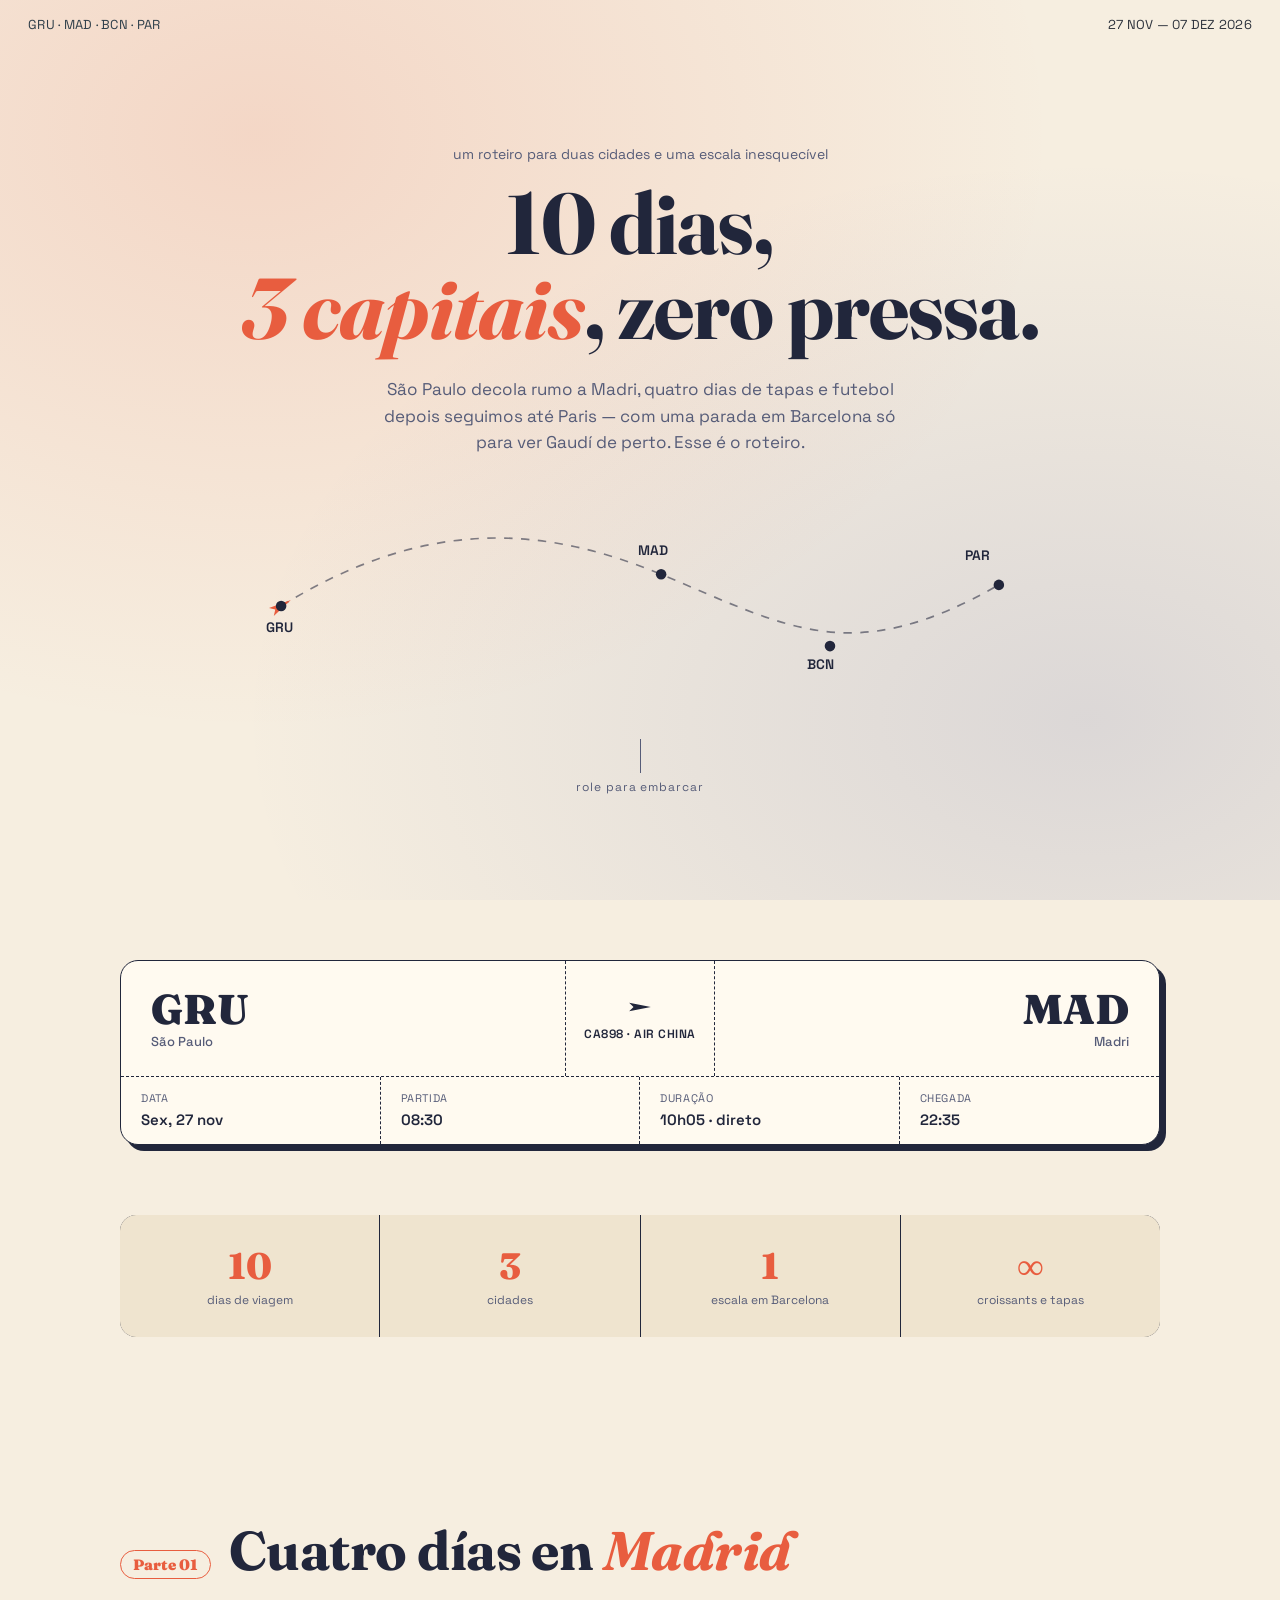
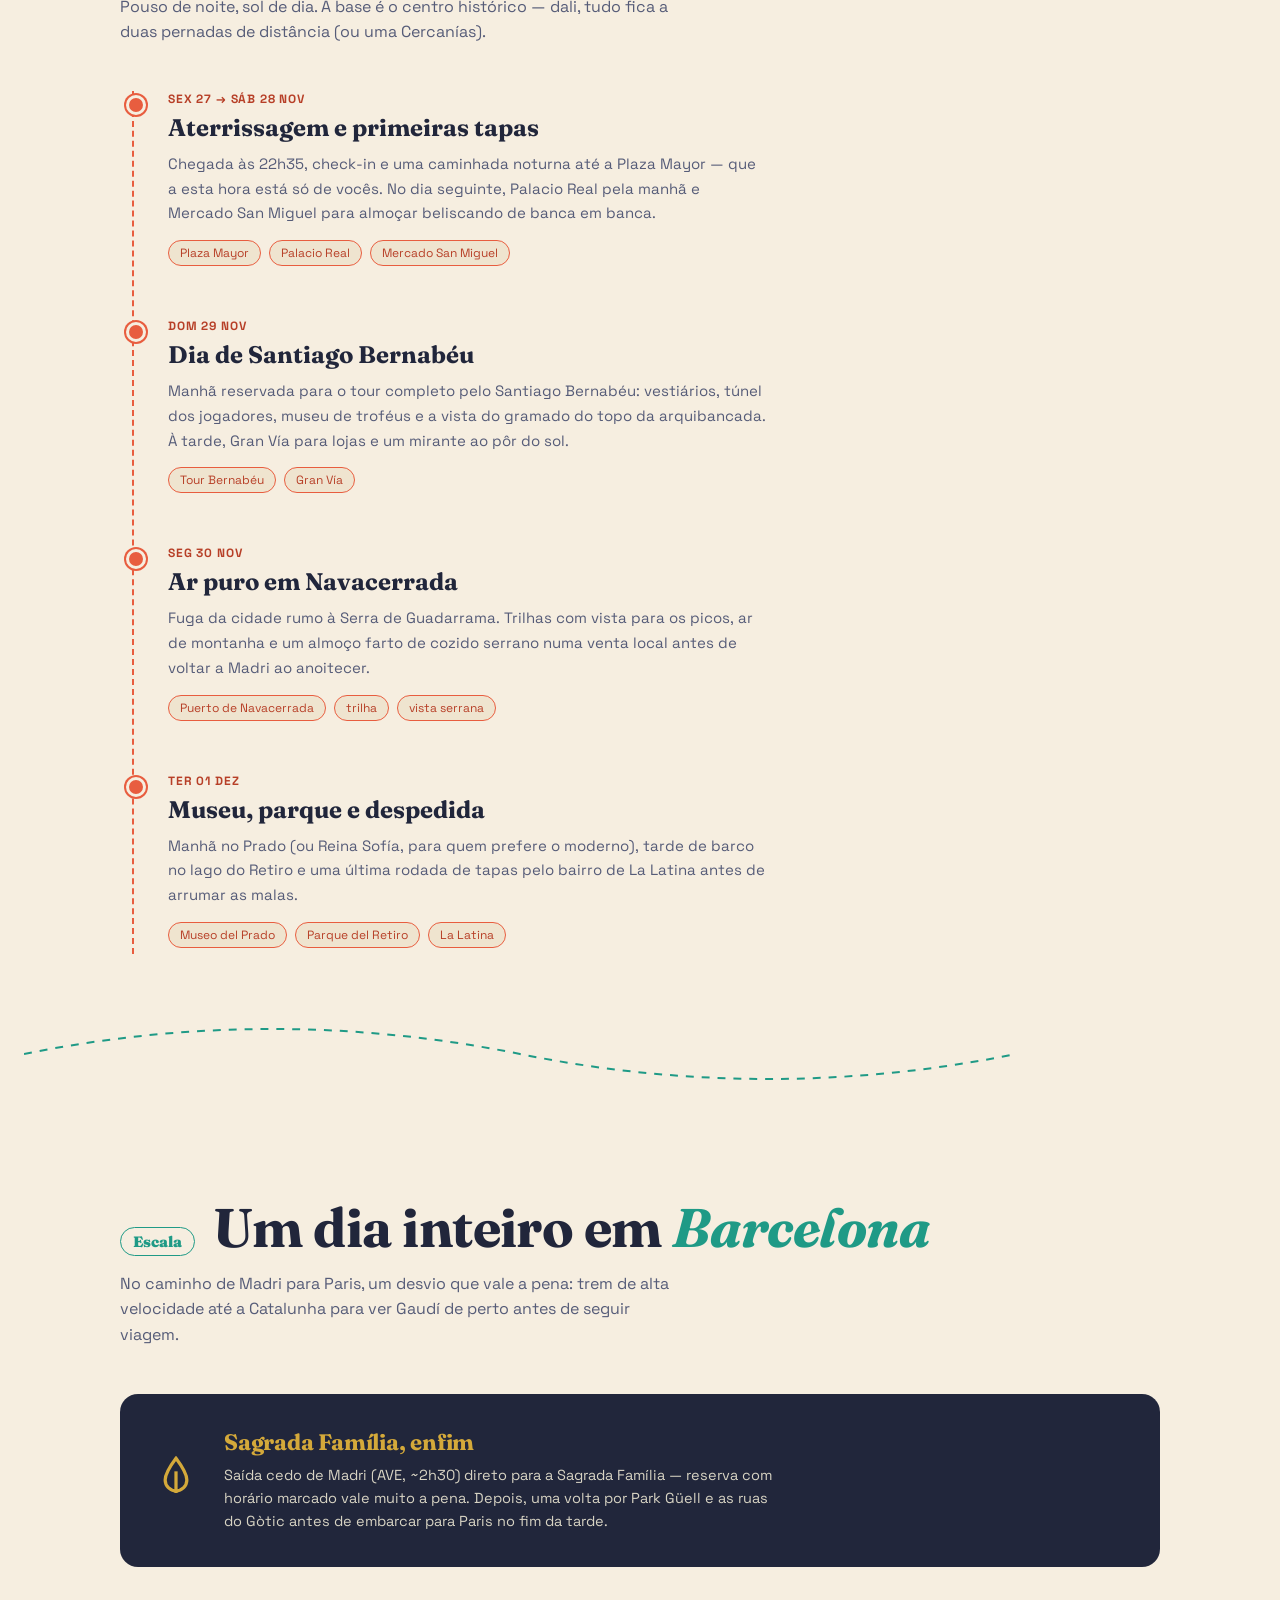
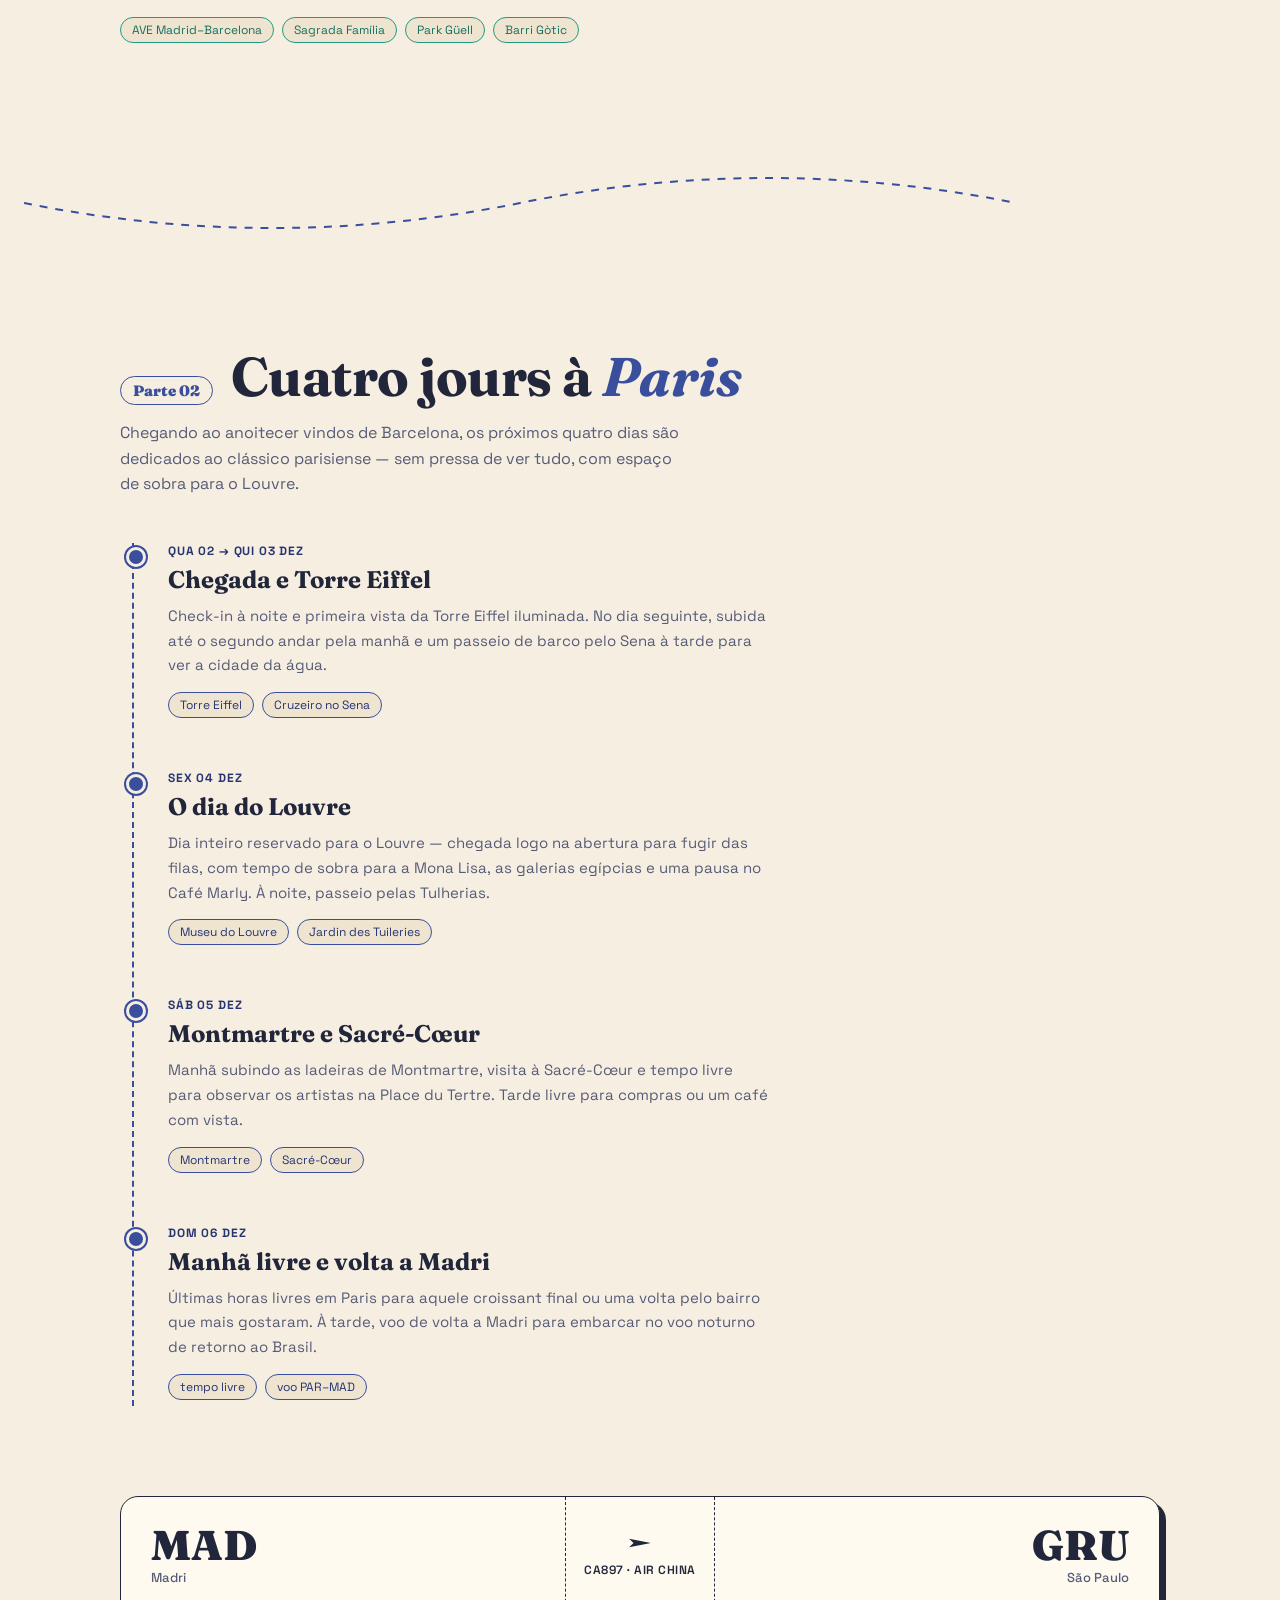
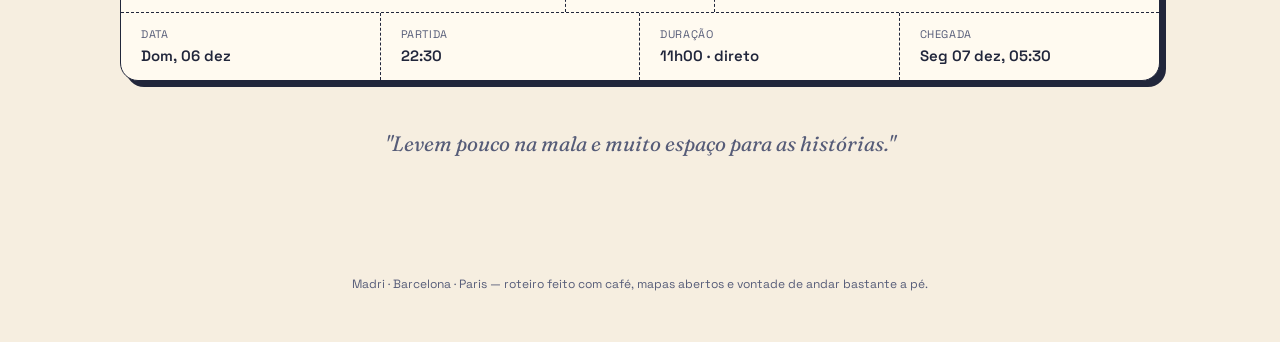
<file: roteiro-viagem.html>
<!DOCTYPE html>
<html lang="pt-BR">
<head>
<meta charset="UTF-8">
<meta name="viewport" content="width=device-width, initial-scale=1.0">
<title>GRU → MAD → BCN → PAR → GRU — O Roteiro</title>
<link rel="preconnect" href="https://fonts.googleapis.com">
<link rel="preconnect" href="https://fonts.gstatic.com" crossorigin>
<link href="https://fonts.googleapis.com/css2?family=Fraunces:ital,opsz,wght@0,9..144,400;0,9..144,600;0,9..144,700;0,9..144,900;1,9..144,500&family=Space+Grotesk:wght@400;500;600;700&display=swap" rel="stylesheet">
<style>
  :root{
    --paper: #f6eee0;
    --paper2: #efe4cf;
    --ink: #21263b;
    --ink-soft: #565c78;
    --madrid: #e85d3f;
    --madrid-deep: #b73f27;
    --bcn: #1f9a86;
    --bcn-deep: #146f60;
    --paris: #3a4e9e;
    --paris-deep: #263572;
    --gold: #d4a93a;
    --accent: var(--madrid);
    --accent-deep: var(--madrid-deep);
  }
  *{box-sizing:border-box;}
  html{scroll-behavior:smooth;}
  body{
    margin:0;
    background:var(--paper);
    color:var(--ink);
    font-family:'Space Grotesk', sans-serif;
    overflow-x:hidden;
  }
  h1,h2,h3, .display{
    font-family:'Fraunces', serif;
    font-weight:700;
    margin:0;
    letter-spacing:-0.01em;
  }
  a{color:inherit;}
  .wrap{max-width:1040px;margin:0 auto;padding:0 24px;}

  /* subtle paper texture */
  body::before{
    content:"";
    position:fixed; inset:0;
    background-image:
      radial-gradient(rgba(33,38,59,0.05) 1px, transparent 1px);
    background-size:16px 16px;
    pointer-events:none;
    z-index:0;
  }

  /* ---------- topbar ---------- */
  .topbar{
    position:fixed; top:0; left:0; right:0; z-index:50;
    display:flex; align-items:center; justify-content:space-between;
    padding:16px 28px;
    mix-blend-mode:difference;
    color:#fff;
    font-size:13px;
    letter-spacing:0.02em;
  }
  .topbar span{opacity:0.85;}

  /* ---------- HERO ---------- */
  .hero{
    position:relative;
    min-height:100svh;
    display:flex; flex-direction:column; align-items:center; justify-content:center;
    text-align:center;
    padding:120px 24px 80px;
    background:
      radial-gradient(ellipse at 20% 15%, rgba(232,93,63,0.16), transparent 55%),
      radial-gradient(ellipse at 85% 80%, rgba(58,78,158,0.14), transparent 55%),
      var(--paper);
    overflow:hidden;
  }
  .hero-eyebrow{
    font-size:14px; color:var(--ink-soft);
    margin-bottom:18px;
  }
  .hero h1{
    font-size:clamp(2.6rem, 7vw, 5.4rem);
    line-height:0.98;
    color:var(--ink);
  }
  .hero h1 em{
    font-style:italic;
    color:var(--madrid);
  }
  .hero p.sub{
    max-width:520px;
    margin:26px auto 0;
    font-size:17px;
    color:var(--ink-soft);
    line-height:1.55;
  }

  .route-map{
    width:100%;
    max-width:760px;
    margin-top:56px;
  }
  .route-map svg{width:100%; height:auto; display:block;}
  .route-dash{
    stroke-dasharray: 8 8;
    animation: dashmove 2.2s linear infinite;
  }
  @keyframes dashmove{ to { stroke-dashoffset:-160; } }
  .plane-fly{
    offset-path: path("M20,90 C 150,10 260,10 380,60 S 560,150 700,70");
    animation: flypath 6s ease-in-out infinite;
  }
  @keyframes flypath{
    0%{ offset-distance:0%; opacity:0;}
    8%{opacity:1;}
    92%{opacity:1;}
    100%{ offset-distance:100%; opacity:0;}
  }
  .city-dot{fill:var(--ink);}
  .city-label{
    font-family:'Space Grotesk', sans-serif;
    font-size:13px;
    font-weight:600;
    fill:var(--ink);
  }

  .scroll-cue{
    margin-top:48px;
    font-size:12px;
    letter-spacing:0.08em;
    color:var(--ink-soft);
    display:flex; flex-direction:column; align-items:center; gap:6px;
  }
  .scroll-cue .stick{
    width:1px; height:34px; background:var(--ink-soft);
    animation:stickpulse 1.6s ease-in-out infinite;
    transform-origin:top;
  }
  @keyframes stickpulse{ 0%,100%{transform:scaleY(1); opacity:.5;} 50%{transform:scaleY(0.5); opacity:1;} }

  /* ---------- BOARDING PASS ---------- */
  .pass-section{padding:60px 0 40px; position:relative; z-index:1;}
  .pass{
    background:#fffaf0;
    border:1.5px solid var(--ink);
    border-radius:18px;
    padding:0;
    display:grid;
    grid-template-columns: 1fr auto 1fr;
    overflow:hidden;
    box-shadow: 6px 6px 0 var(--ink);
    opacity:0; transform:translateY(24px);
    transition:opacity .7s ease, transform .7s ease;
  }
  .pass.in{opacity:1; transform:translateY(0);}
  .pass-side{padding:28px 30px;}
  .pass-side.right{text-align:right;}
  .pass-city{font-family:'Fraunces',serif; font-weight:900; font-size:2.6rem; line-height:1;}
  .pass-city small{display:block; font-family:'Space Grotesk',sans-serif; font-weight:500; font-size:13px; color:var(--ink-soft); margin-top:4px;}
  .pass-mid{
    display:flex; flex-direction:column; align-items:center; justify-content:center;
    padding:20px 18px;
    border-left:1.5px dashed var(--ink);
    border-right:1.5px dashed var(--ink);
    gap:6px;
  }
  .pass-mid svg{width:26px; height:26px;}
  .pass-mid .flight-no{font-size:12px; font-weight:600; letter-spacing:.04em;}
  .pass-meta{
    grid-column:1/-1;
    display:flex; flex-wrap:wrap; gap:0;
    border-top:1.5px dashed var(--ink);
  }
  .pass-meta div{
    flex:1 1 120px;
    padding:14px 20px;
    border-right:1.5px dashed var(--ink);
  }
  .pass-meta div:last-child{border-right:none;}
  .pass-meta label{display:block; font-size:11px; text-transform:uppercase; letter-spacing:.06em; color:var(--ink-soft); margin-bottom:4px;}
  .pass-meta strong{font-size:15px; font-weight:600;}

  /* ---------- STATS ---------- */
  .stats{
    display:grid; grid-template-columns:repeat(4,1fr);
    gap:1px; background:var(--ink);
    margin:70px 0; border-radius:16px; overflow:hidden;
  }
  .stat{
    background:var(--paper2);
    padding:28px 18px; text-align:center;
  }
  .stat b{
    display:block; font-family:'Fraunces',serif; font-weight:800;
    font-size:2.3rem; color:var(--accent);
  }
  .stat span{font-size:12px; color:var(--ink-soft);}
  @media(max-width:640px){ .stats{grid-template-columns:repeat(2,1fr);} }

  /* ---------- CITY SECTION ---------- */
  .city-section{
    position:relative; z-index:1;
    padding:70px 0 30px;
  }
  .city-head{
    display:flex; align-items:baseline; gap:18px; margin-bottom:8px;
    flex-wrap:wrap;
  }
  .city-head .num{
    font-family:'Fraunces',serif; font-weight:900; font-size:15px;
    color:var(--accent); border:1.5px solid var(--accent); border-radius:999px;
    padding:4px 12px;
  }
  .city-head h2{
    font-size:clamp(2rem,5vw,3.4rem);
    color:var(--ink);
  }
  .city-head h2 em{font-style:italic; color:var(--accent);}
  .city-tagline{color:var(--ink-soft); max-width:560px; margin:10px 0 46px; font-size:16px; line-height:1.6;}

  .timeline{
    position:relative;
    border-left:2px dashed var(--accent);
    margin-left:12px;
    padding-left:34px;
  }
  .day{
    position:relative;
    padding-bottom:52px;
    opacity:0; transform:translateX(-16px);
    transition:opacity .6s ease, transform .6s ease;
  }
  .day.in{opacity:1; transform:translateX(0);}
  .day:last-child{padding-bottom:6px;}
  .day::before{
    content:"";
    position:absolute; left:-42px; top:4px;
    width:14px; height:14px; border-radius:50%;
    background:var(--accent);
    border:3px solid var(--paper);
    box-shadow:0 0 0 2px var(--accent);
  }
  .day-date{
    font-size:12px; text-transform:uppercase; letter-spacing:.07em;
    color:var(--accent-deep); font-weight:700; margin-bottom:6px;
  }
  .day-title{
    font-family:'Fraunces',serif; font-weight:700; font-size:1.5rem;
    margin-bottom:10px;
  }
  .day-body{color:var(--ink-soft); font-size:15px; line-height:1.65; max-width:600px;}
  .day-tags{display:flex; gap:8px; flex-wrap:wrap; margin-top:14px;}
  .day-tags span{
    font-size:12px; background:var(--paper2); border:1px solid var(--accent);
    color:var(--accent-deep); padding:4px 11px; border-radius:999px;
  }

  /* section theming */
  .sec-madrid{ --accent:var(--madrid); --accent-deep:var(--madrid-deep); }
  .sec-bcn{ --accent:var(--bcn); --accent-deep:var(--bcn-deep); }
  .sec-paris{ --accent:var(--paris); --accent-deep:var(--paris-deep); }

  .stopover-banner{
    background:var(--ink); color:#fffaf0;
    border-radius:18px; padding:34px 30px;
    display:flex; align-items:center; gap:22px;
    margin:10px 0 50px;
    opacity:0; transform:translateY(16px);
    transition:opacity .6s ease, transform .6s ease;
  }
  .stopover-banner.in{opacity:1; transform:translateY(0);}
  .stopover-banner svg{flex:none; width:52px; height:52px;}
  .stopover-banner h3{font-family:'Fraunces',serif; font-size:1.4rem; color:var(--gold);}
  .stopover-banner p{margin:8px 0 0; font-size:14.5px; color:#d8d4c4; line-height:1.6; max-width:560px;}

  /* ---------- DIVIDER ---------- */
  .divider{
    height:120px; position:relative; overflow:hidden;
    margin:10px 0;
  }
  .divider svg{width:100%; height:100%;}

  /* ---------- FOOTER PASS ---------- */
  .footer-section{padding:60px 0 90px; position:relative; z-index:1;}
  .footer-note{
    text-align:center; max-width:520px; margin:50px auto 0;
    font-family:'Fraunces',serif; font-style:italic; font-size:1.3rem;
    color:var(--ink-soft);
  }
  footer{
    text-align:center; padding:30px 24px 50px; font-size:12px; color:var(--ink-soft);
  }

  @media (max-width:600px){
    .pass{grid-template-columns:1fr; text-align:left;}
    .pass-side.right{text-align:left;}
    .pass-mid{border-left:none; border-right:none; border-top:1.5px dashed var(--ink); border-bottom:1.5px dashed var(--ink); flex-direction:row; padding:14px 20px;}
    .timeline{margin-left:0; padding-left:26px;}
    .day::before{left:-33px;}
  }

  @media (prefers-reduced-motion: reduce){
    *{animation:none !important; transition:none !important;}
  }
</style>
</head>
<body>

<div class="topbar">
  <span>GRU · MAD · BCN · PAR</span>
  <span>27 NOV — 07 DEZ 2026</span>
</div>

<!-- ================= HERO ================= -->
<section class="hero">
  <div class="hero-eyebrow">um roteiro para duas cidades e uma escala inesquecível</div>
  <h1 class="display">10 dias,<br><em>3 capitais</em>, zero pressa.</h1>
  <p class="sub">São Paulo decola rumo a Madri, quatro dias de tapas e futebol depois seguimos até Paris — com uma parada em Barcelona só para ver Gaudí de perto. Esse é o roteiro.</p>

  <div class="route-map">
    <svg viewBox="0 0 720 170" fill="none">
      <path class="route-dash" d="M20,90 C 150,10 260,10 380,60 S 560,150 700,70" stroke="#21263b" stroke-width="1.6" opacity="0.55"/>
      <g class="plane-fly">
        <svg width="26" height="26" viewBox="0 0 24 24" x="-13" y="-13">
          <path d="M2 16 L22 12 L2 8 L6 12 Z" fill="#e85d3f" transform="rotate(0 12 12)"/>
        </svg>
      </g>
      <circle class="city-dot" cx="20" cy="90" r="5"/>
      <text class="city-label" x="6" y="115">GRU</text>
      <circle class="city-dot" cx="380" cy="60" r="5"/>
      <text class="city-label" x="358" y="42">MAD</text>
      <circle class="city-dot" cx="540" cy="128" r="5"/>
      <text class="city-label" x="518" y="150">BCN</text>
      <circle class="city-dot" cx="700" cy="70" r="5"/>
      <text class="city-label" x="668" y="46">PAR</text>
    </svg>
  </div>

  <div class="scroll-cue"><span class="stick"></span>role para embarcar</div>
</section>

<!-- ================= OUTBOUND BOARDING PASS ================= -->
<section class="pass-section wrap">
  <div class="pass" id="pass1">
    <div class="pass-side">
      <div class="pass-city">GRU<small>São Paulo</small></div>
    </div>
    <div class="pass-mid">
      <svg viewBox="0 0 24 24" fill="none"><path d="M2 16 L22 12 L2 8 L6 12 Z" fill="#21263b"/></svg>
      <div class="flight-no">CA898 · AIR CHINA</div>
    </div>
    <div class="pass-side right">
      <div class="pass-city">MAD<small>Madri</small></div>
    </div>
    <div class="pass-meta">
      <div><label>Data</label><strong>Sex, 27 nov</strong></div>
      <div><label>Partida</label><strong>08:30</strong></div>
      <div><label>Duração</label><strong>10h05 · direto</strong></div>
      <div><label>Chegada</label><strong>22:35</strong></div>
    </div>
  </div>

  <div class="stats">
    <div class="stat"><b>10</b><span>dias de viagem</span></div>
    <div class="stat"><b>3</b><span>cidades</span></div>
    <div class="stat"><b>1</b><span>escala em Barcelona</span></div>
    <div class="stat"><b>∞</b><span>croissants e tapas</span></div>
  </div>
</section>

<!-- ================= MADRID ================= -->
<section class="city-section sec-madrid wrap" id="madrid">
  <div class="city-head"><span class="num">Parte 01</span><h2>Cuatro días en <em>Madrid</em></h2></div>
  <p class="city-tagline">Pouso de noite, sol de dia. A base é o centro histórico — dali, tudo fica a duas pernadas de distância (ou uma Cercanías).</p>

  <div class="timeline">
    <div class="day">
      <div class="day-date">Sex 27 → Sáb 28 nov</div>
      <div class="day-title">Aterrissagem e primeiras tapas</div>
      <div class="day-body">Chegada às 22h35, check-in e uma caminhada noturna até a Plaza Mayor — que a esta hora está só de vocês. No dia seguinte, Palacio Real pela manhã e Mercado San Miguel para almoçar beliscando de banca em banca.</div>
      <div class="day-tags"><span>Plaza Mayor</span><span>Palacio Real</span><span>Mercado San Miguel</span></div>
    </div>
    <div class="day">
      <div class="day-date">Dom 29 nov</div>
      <div class="day-title">Dia de Santiago Bernabéu</div>
      <div class="day-body">Manhã reservada para o tour completo pelo Santiago Bernabéu: vestiários, túnel dos jogadores, museu de troféus e a vista do gramado do topo da arquibancada. À tarde, Gran Vía para lojas e um mirante ao pôr do sol.</div>
      <div class="day-tags"><span>Tour Bernabéu</span><span>Gran Vía</span></div>
    </div>
    <div class="day">
      <div class="day-date">Seg 30 nov</div>
      <div class="day-title">Ar puro em Navacerrada</div>
      <div class="day-body">Fuga da cidade rumo à Serra de Guadarrama. Trilhas com vista para os picos, ar de montanha e um almoço farto de cozido serrano numa venta local antes de voltar a Madri ao anoitecer.</div>
      <div class="day-tags"><span>Puerto de Navacerrada</span><span>trilha</span><span>vista serrana</span></div>
    </div>
    <div class="day">
      <div class="day-date">Ter 01 dez</div>
      <div class="day-title">Museu, parque e despedida</div>
      <div class="day-body">Manhã no Prado (ou Reina Sofía, para quem prefere o moderno), tarde de barco no lago do Retiro e uma última rodada de tapas pelo bairro de La Latina antes de arrumar as malas.</div>
      <div class="day-tags"><span>Museo del Prado</span><span>Parque del Retiro</span><span>La Latina</span></div>
    </div>
  </div>
</section>

<!-- divider -->
<div class="divider wrap">
  <svg viewBox="0 0 1000 120" preserveAspectRatio="none">
    <path class="route-dash" d="M0,60 Q250,10 500,60 T1000,60" stroke="#1f9a86" stroke-width="2" fill="none"/>
  </svg>
</div>

<!-- ================= BARCELONA STOPOVER ================= -->
<section class="city-section sec-bcn wrap" id="barcelona">
  <div class="city-head"><span class="num">Escala</span><h2>Um dia inteiro em <em>Barcelona</em></h2></div>
  <p class="city-tagline">No caminho de Madri para Paris, um desvio que vale a pena: trem de alta velocidade até a Catalunha para ver Gaudí de perto antes de seguir viagem.</p>

  <div class="stopover-banner" id="bannerbcn">
    <svg viewBox="0 0 24 24" fill="none"><path d="M12 2c-3 4-5 7-5 10a5 5 0 0 0 10 0c0-3-2-6-5-10Z" stroke="#d4a93a" stroke-width="1.5"/><path d="M12 8v10" stroke="#d4a93a" stroke-width="1.5"/></svg>
    <div>
      <h3>Sagrada Família, enfim</h3>
      <p>Saída cedo de Madri (AVE, ~2h30) direto para a Sagrada Família — reserva com horário marcado vale muito a pena. Depois, uma volta por Park Güell e as ruas do Gòtic antes de embarcar para Paris no fim da tarde.</p>
    </div>
  </div>
  <div class="day-tags" style="margin-bottom:60px;"><span>AVE Madrid–Barcelona</span><span>Sagrada Família</span><span>Park Güell</span><span>Barri Gòtic</span></div>
</section>

<!-- divider -->
<div class="divider wrap">
  <svg viewBox="0 0 1000 120" preserveAspectRatio="none">
    <path class="route-dash" d="M0,60 Q250,110 500,60 T1000,60" stroke="#3a4e9e" stroke-width="2" fill="none"/>
  </svg>
</div>

<!-- ================= PARIS ================= -->
<section class="city-section sec-paris wrap" id="paris">
  <div class="city-head"><span class="num">Parte 02</span><h2>Cuatro jours à <em>Paris</em></h2></div>
  <p class="city-tagline">Chegando ao anoitecer vindos de Barcelona, os próximos quatro dias são dedicados ao clássico parisiense — sem pressa de ver tudo, com espaço de sobra para o Louvre.</p>

  <div class="timeline">
    <div class="day">
      <div class="day-date">Qua 02 → Qui 03 dez</div>
      <div class="day-title">Chegada e Torre Eiffel</div>
      <div class="day-body">Check-in à noite e primeira vista da Torre Eiffel iluminada. No dia seguinte, subida até o segundo andar pela manhã e um passeio de barco pelo Sena à tarde para ver a cidade da água.</div>
      <div class="day-tags"><span>Torre Eiffel</span><span>Cruzeiro no Sena</span></div>
    </div>
    <div class="day">
      <div class="day-date">Sex 04 dez</div>
      <div class="day-title">O dia do Louvre</div>
      <div class="day-body">Dia inteiro reservado para o Louvre — chegada logo na abertura para fugir das filas, com tempo de sobra para a Mona Lisa, as galerias egípcias e uma pausa no Café Marly. À noite, passeio pelas Tulherias.</div>
      <div class="day-tags"><span>Museu do Louvre</span><span>Jardin des Tuileries</span></div>
    </div>
    <div class="day">
      <div class="day-date">Sáb 05 dez</div>
      <div class="day-title">Montmartre e Sacré-Cœur</div>
      <div class="day-body">Manhã subindo as ladeiras de Montmartre, visita à Sacré-Cœur e tempo livre para observar os artistas na Place du Tertre. Tarde livre para compras ou um café com vista.</div>
      <div class="day-tags"><span>Montmartre</span><span>Sacré-Cœur</span></div>
    </div>
    <div class="day">
      <div class="day-date">Dom 06 dez</div>
      <div class="day-title">Manhã livre e volta a Madri</div>
      <div class="day-body">Últimas horas livres em Paris para aquele croissant final ou uma volta pelo bairro que mais gostaram. À tarde, voo de volta a Madri para embarcar no voo noturno de retorno ao Brasil.</div>
      <div class="day-tags"><span>tempo livre</span><span>voo PAR–MAD</span></div>
    </div>
  </div>
</section>

<!-- ================= RETURN BOARDING PASS ================= -->
<section class="footer-section wrap">
  <div class="pass" id="pass2">
    <div class="pass-side">
      <div class="pass-city">MAD<small>Madri</small></div>
    </div>
    <div class="pass-mid">
      <svg viewBox="0 0 24 24" fill="none"><path d="M2 16 L22 12 L2 8 L6 12 Z" fill="#21263b"/></svg>
      <div class="flight-no">CA897 · AIR CHINA</div>
    </div>
    <div class="pass-side right">
      <div class="pass-city">GRU<small>São Paulo</small></div>
    </div>
    <div class="pass-meta">
      <div><label>Data</label><strong>Dom, 06 dez</strong></div>
      <div><label>Partida</label><strong>22:30</strong></div>
      <div><label>Duração</label><strong>11h00 · direto</strong></div>
      <div><label>Chegada</label><strong>Seg 07 dez, 05:30</strong></div>
    </div>
  </div>

  <p class="footer-note">"Levem pouco na mala e muito espaço para as histórias."</p>
</section>

<footer>Madri · Barcelona · Paris — roteiro feito com café, mapas abertos e vontade de andar bastante a pé.</footer>

<script>
  const io = new IntersectionObserver((entries)=>{
    entries.forEach(e=>{ if(e.isIntersecting){ e.target.classList.add('in'); io.unobserve(e.target); } });
  }, {threshold:0.18});
  document.querySelectorAll('.day, .pass, .stopover-banner').forEach(el=>io.observe(el));
</script>

</body>
</html>
</file>
